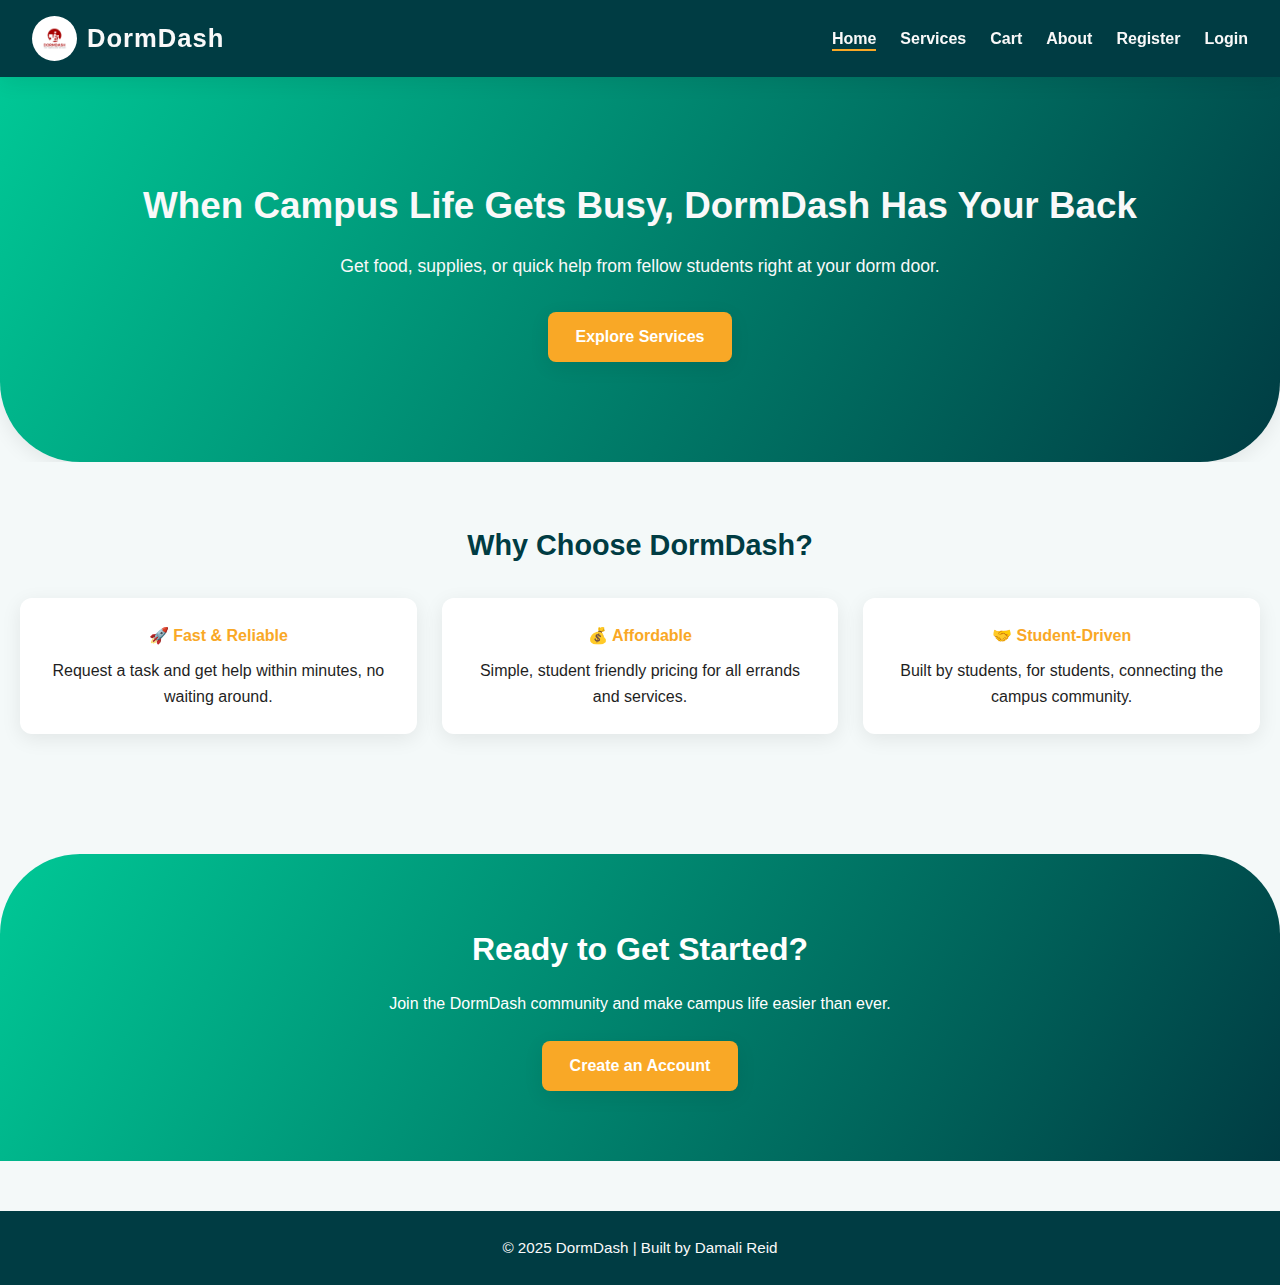
<file: index.html>
<!DOCTYPE html>
<html lang="en">
<head>
  <meta charset="UTF-8" />
  <meta name="viewport" content="width=device-width, initial-scale=1.0" />
  <title>DormDash | Campus Micro-Errands</title>
  <link rel="stylesheet" href="../style.css" />
</head>
<body>
  <header>
    <nav class="navbar">
  <a href="index.html" class="logo-area">
    <img src="Assets/logo.png" alt="DormDash Logo" class="logo-img">
    <h1>DormDash</h1>
  </a>

  <ul class="nav-links">
    <li><a href="index.html" class="active">Home</a></li>
    <li><a href="Codes/products.html">Services</a></li>
    <li><a href="Codes/cart.html">Cart</a></li>
    <li><a href="Codes/about.html">About</a></li>
    <li><a href="Codes/register.html">Register</a></li>
    <li><a href="Codes/login.html">Login</a></li>
  </ul>
</nav>
  </header>

  <main>
    <section class="hero">
      <h2>When Campus Life Gets Busy, DormDash Has Your Back</h2>
      <p>Get food, supplies, or quick help from fellow students right at your dorm door.</p>
      <a href="products.html" class="btn">Explore Services</a>
    </section>

    <section class="features">
      <h3>Why Choose DormDash?</h3>
      <div class="feature-grid">
        <div class="feature-card">
          <h4>🚀 Fast & Reliable</h4>
          <p>Request a task and get help within minutes, no waiting around.</p>
        </div>
        <div class="feature-card">
          <h4>💰 Affordable</h4>
          <p>Simple, student friendly pricing for all errands and services.</p>
        </div>
        <div class="feature-card">
          <h4>🤝 Student-Driven</h4>
          <p>Built by students, for students, connecting the campus community.</p>
        </div>
      </div>
    </section>

    <section class="cta">
      <h3>Ready to Get Started?</h3>
      <p>Join the DormDash community and make campus life easier than ever.</p>
      <a href="register.html" class="btn">Create an Account</a>
    </section>
  </main>

  <footer>
    <p>&copy; 2025 DormDash | Built by Damali Reid</p>
  </footer>

  <script src="../script.js"></script>
</body>
</html>
</file>
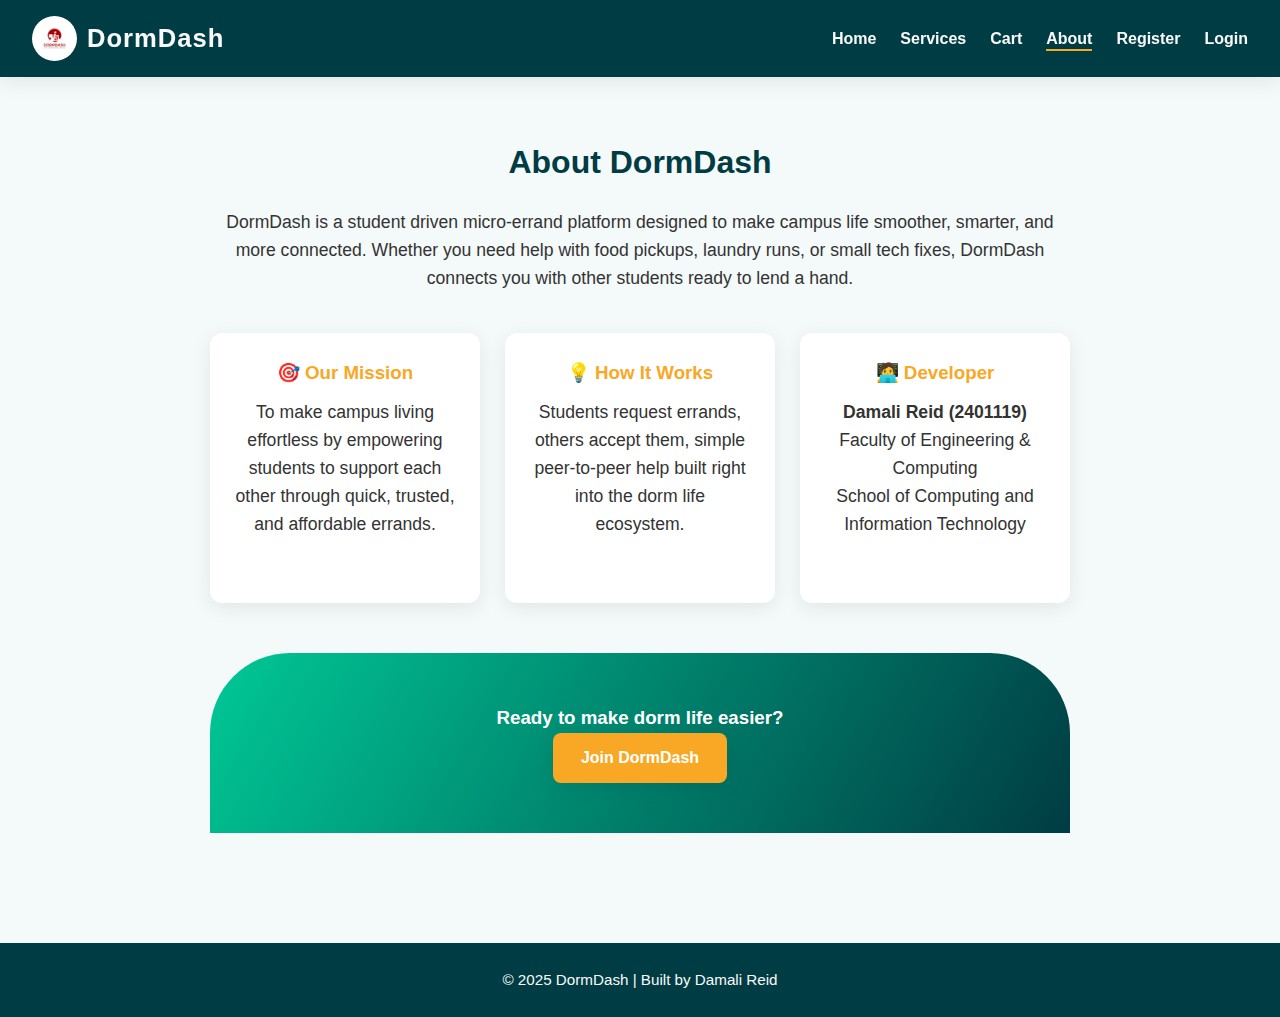
<file: Codes/about.html>
<!DOCTYPE html>
<html lang="en">
<head>
  <meta charset="UTF-8" />
  <meta name="viewport" content="width=device-width, initial-scale=1.0" />
  <title>About | DormDash</title>
  <link rel="stylesheet" href="../style.css" />
</head>
<body>
  <header>
    <nav class="navbar">
  <a href="../index.html" class="logo-area">
    <img src="../Assets/logo.png" alt="DormDash Logo" class="logo-img">
    <h1>DormDash</h1>
  </a>

  <ul class="nav-links">
    <li><a href="../index.html">Home</a></li>
    <li><a href="products.html">Services</a></li>
    <li><a href="cart.html">Cart</a></li>
    <li><a href="about.html">About</a></li>
    <li><a href="register.html">Register</a></li>
    <li><a href="login.html">Login</a></li>
  </ul>
</nav>

  </header>

  <main>
    <section class="about-section">
      <h2>About DormDash</h2>
      <p>
        DormDash is a student driven micro-errand platform designed to make campus life smoother, smarter, and more connected.
        Whether you need help with food pickups, laundry runs, or small tech fixes, DormDash connects you with other students
        ready to lend a hand.
      </p>

      <div class="about-cards">
        <div class="about-card">
          <h3>🎯 Our Mission</h3>
          <p>To make campus living effortless by empowering students to support each other through quick, trusted, and affordable errands.</p>
        </div>

        <div class="about-card">
          <h3>💡 How It Works</h3>
          <p>Students request errands, others accept them, simple peer-to-peer help built right into the dorm life ecosystem.</p>
        </div>

        <div class="about-card">
          <h3>🧑‍💻 Developer</h3>
          <p>
            <strong>Damali Reid (2401119)</strong><br>
            Faculty of Engineering & Computing<br>
            School of Computing and Information Technology
          </p>
        </div>
      </div>

      <div class="about-cta">
        <h3>Ready to make dorm life easier?</h3>
        <a href="register.html" class="btn">Join DormDash</a>
      </div>
    </section>
  </main>

  <footer>
    <p>&copy; 2025 DormDash | Built by Damali Reid</p>
  </footer>

  <script src="../script.js"></script>
</body>
</html>
</file>
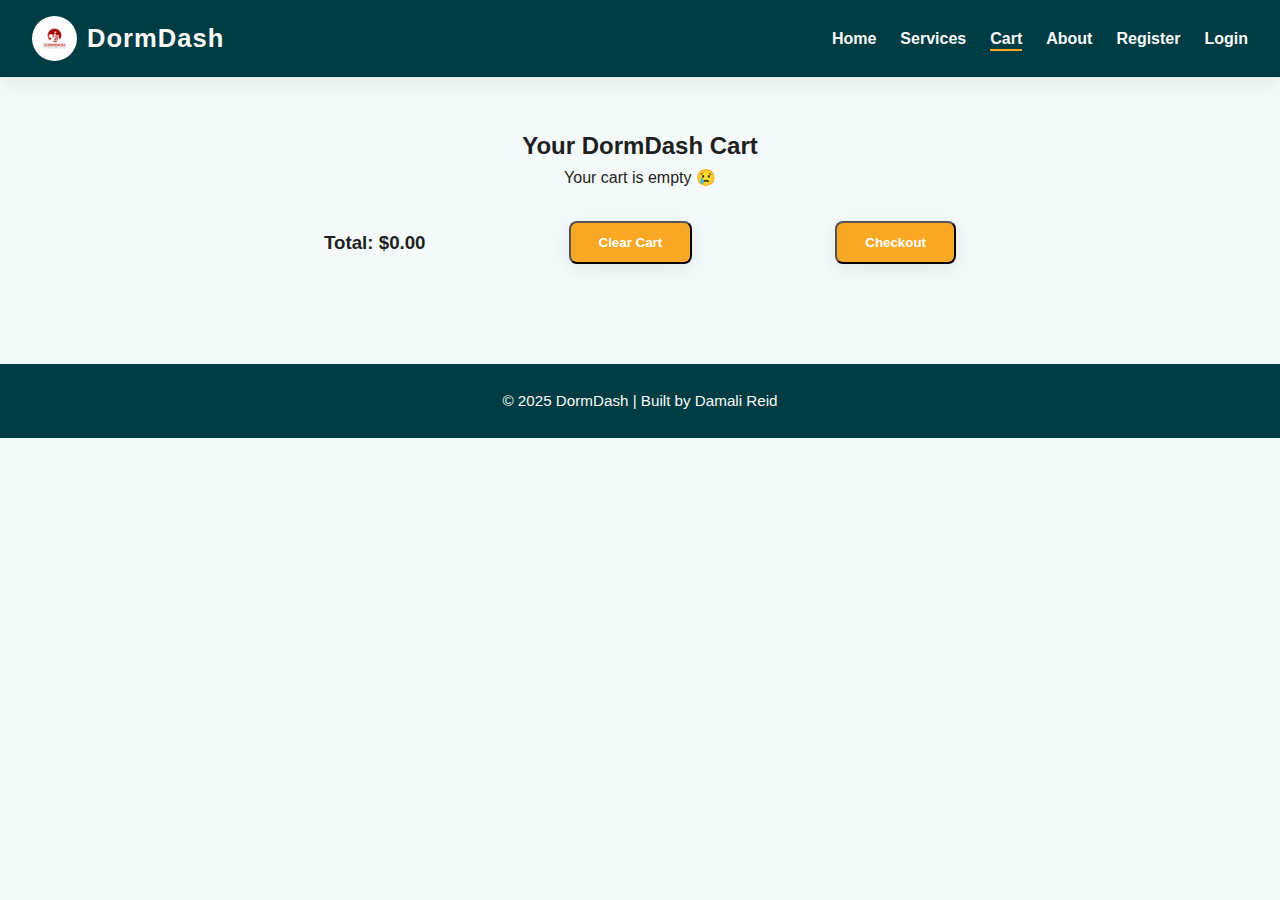
<file: Codes/cart.html>
<!DOCTYPE html>
<html lang="en">
<head>
  <meta charset="UTF-8" />
  <meta name="viewport" content="width=device-width, initial-scale=1.0" />
  <title>DormDash | Your Cart</title>
  <link rel="stylesheet" href="../style.css" />
</head>
<body>
  <header>
    <nav class="navbar">
  <a href="../index.html" class="logo-area">
    <img src="../Assets/logo.png" alt="DormDash Logo" class="logo-img">
    <h1>DormDash</h1>
  </a>

  <ul class="nav-links">
    <li><a href="../index.html">Home</a></li>
    <li><a href="products.html">Services</a></li>
    <li><a href="cart.html">Cart</a></li>
    <li><a href="about.html">About</a></li>
    <li><a href="register.html">Register</a></li>
    <li><a href="login.html">Login</a></li>
  </ul>
</nav>

  </header>

  <main>
    <section class="cart-container">
      <h2>Your DormDash Cart</h2>
      <div id="cartItems"></div>

      <div class="cart-summary">
        <h3>Total: $<span id="cartTotal">0.00</span></h3>
        <button class="btn" onclick="clearCart()">Clear Cart</button>
        <button class="btn" onclick="checkout()">Checkout</button>
      </div>
    </section>
  </main>

  <footer>
    <p>&copy; 2025 DormDash | Built by Damali Reid</p>
  </footer>

  <script src="../script.js"></script>
  <script>
    // Display the cart when page loads
    document.addEventListener("DOMContentLoaded", displayCart);

    function displayCart() {
      const cart = JSON.parse(localStorage.getItem("DormDashCart")) || [];
      const cartItemsDiv = document.getElementById("cartItems");
      const totalDiv = document.getElementById("cartTotal");

      if (cart.length === 0) {
        cartItemsDiv.innerHTML = "<p>Your cart is empty 😢</p>";
        totalDiv.textContent = "0.00";
        return;
      }

      let html = `
        <table class="cart-table">
          <thead>
            <tr>
              <th>Service</th>
              <th>Price</th>
              <th>Quantity</th>
              <th>Subtotal</th>
            </tr>
          </thead>
          <tbody>
      `;

      let total = 0;
      cart.forEach(item => {
        const subtotal = item.price * item.quantity;
        total += subtotal;
        html += `
          <tr>
            <td>${item.name}</td>
            <td>$${item.price.toFixed(2)}</td>
            <td>${item.quantity}</td>
            <td>$${subtotal.toFixed(2)}</td>
          </tr>
        `;
      });

      html += `</tbody></table>`;
      cartItemsDiv.innerHTML = html;
      totalDiv.textContent = total.toFixed(2);
    }

    function clearCart() {
      localStorage.removeItem("DormDashCart");
      displayCart();
      alert("Cart cleared 🧹");
    }

    function checkout() {
      const cart = JSON.parse(localStorage.getItem("DormDashCart")) || [];
      if (cart.length === 0) {
        alert("Your cart is empty!");
        return;
      }

      alert("✅ Checkout successful! Your errands are on the way.");
      localStorage.removeItem("DormDashCart");
      window.location.href = "index.html";
    }
  </script>
</body>
</html>
</file>
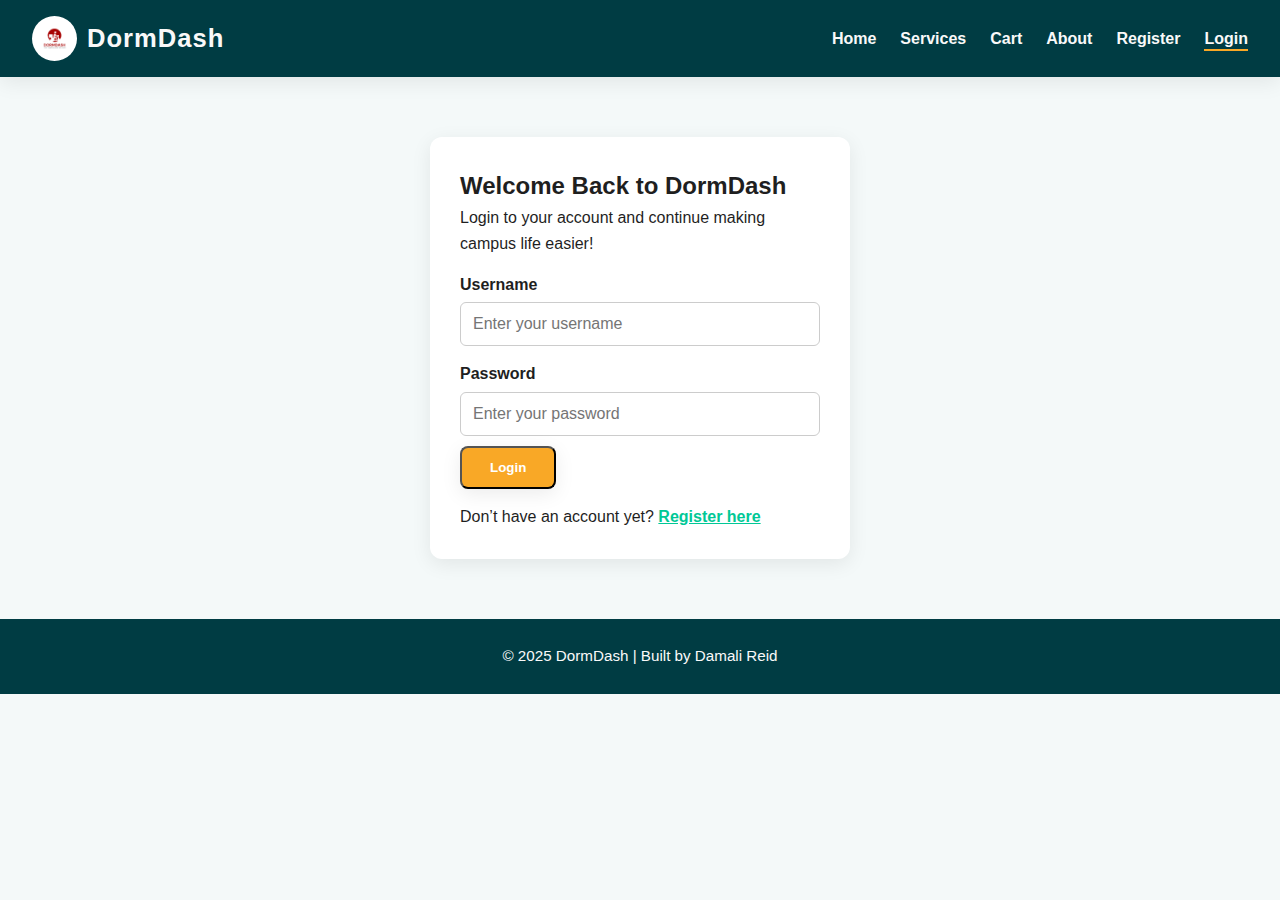
<file: Codes/login.html>
<!DOCTYPE html>
<html lang="en">
<head>
  <meta charset="UTF-8" />
  <meta name="viewport" content="width=device-width, initial-scale=1.0" />
  <title>DormDash | Login</title>
  <link rel="stylesheet" href="../style.css" />
</head>
<body>
  <header>
    <nav class="navbar">
  <a href="../index.html" class="logo-area">
    <img src="../Assets/logo.png" alt="DormDash Logo" class="logo-img">
    <h1>DormDash</h1>
  </a>

  <ul class="nav-links">
    <li><a href="../index.html">Home</a></li>
    <li><a href="products.html">Services</a></li>
    <li><a href="cart.html">Cart</a></li>
    <li><a href="about.html">About</a></li>
    <li><a href="register.html">Register</a></li>
    <li><a href="login.html">Login</a></li>
  </ul>
</nav>
  </header>

  <main>
    <div class="form-container">
      <h2>Welcome Back to DormDash</h2>
      <p>Login to your account and continue making campus life easier!</p>

      <form id="loginForm">
        <label for="loginUsername">Username</label>
        <input type="text" id="loginUsername" placeholder="Enter your username">

        <label for="loginPassword">Password</label>
        <input type="password" id="loginPassword" placeholder="Enter your password">

        <p id="loginError" class="error-msg"></p>

        <button type="submit" class="btn">Login</button>
      </form>

      <p style="margin-top: 15px;">Don’t have an account yet?
        <a href="register.html" style="color: var(--primary); font-weight: 600;">Register here</a>
      </p>
    </div>
  </main>

  <footer>
    <p>&copy; 2025 DormDash | Built by Damali Reid</p>
  </footer>

  <script src="../script.js"></script>
</body>
</html>
</file>
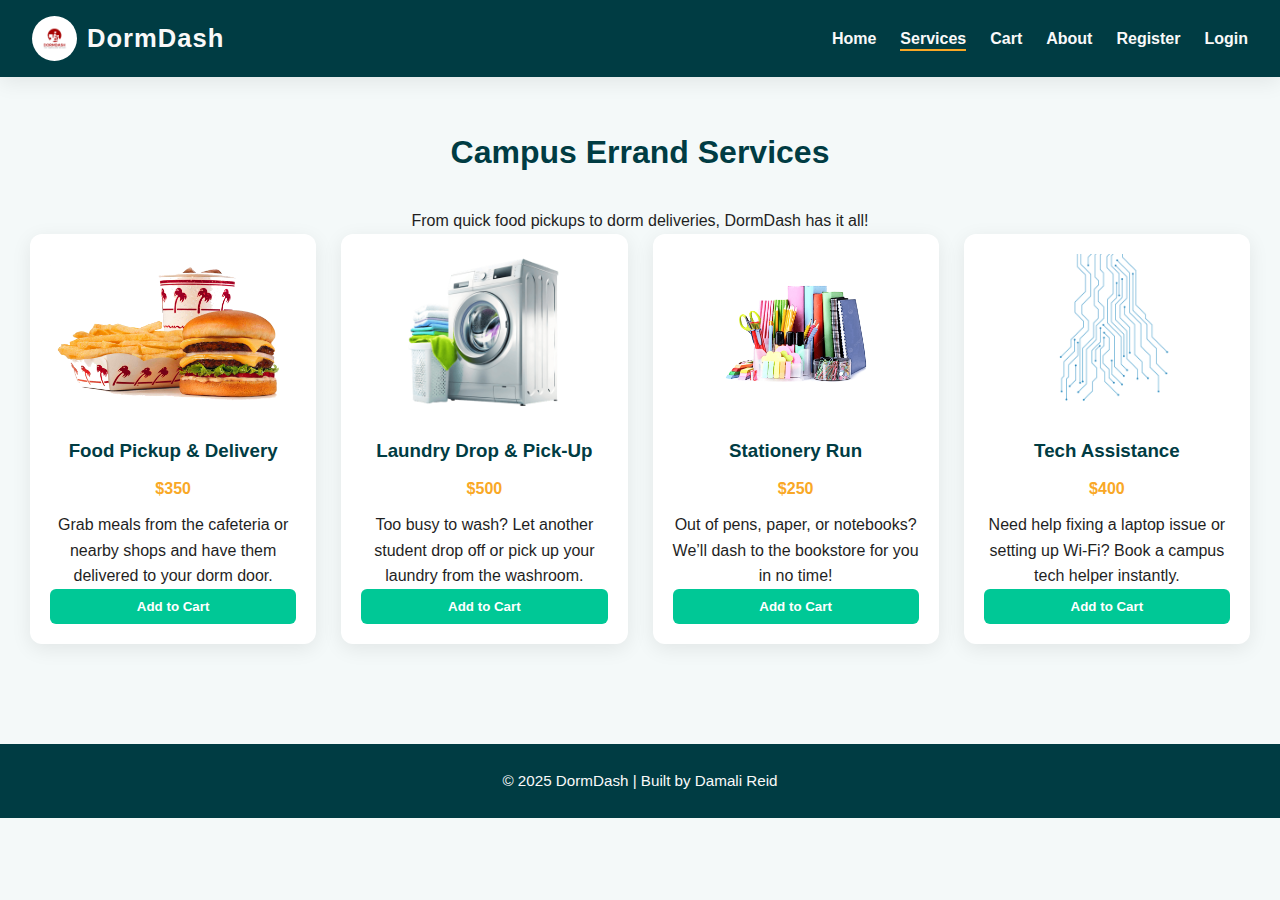
<file: Codes/products.html>
<!DOCTYPE html>
<html lang="en">
<head>
  <meta charset="UTF-8" />
  <meta name="viewport" content="width=device-width, initial-scale=1.0" />
  <title>DormDash | Services</title>
  <link rel="stylesheet" href="../style.css" />
</head>
<body>
  <header>
    <nav class="navbar">
  <a href="../index.html" class="logo-area">
    <img src="../Assets/logo.png" alt="DormDash Logo" class="logo-img">
    <h1>DormDash</h1>
  </a>

  <ul class="nav-links">
    <li><a href="../index.html">Home</a></li>
    <li><a href="products.html">Services</a></li>
    <li><a href="cart.html">Cart</a></li>
    <li><a href="about.html">About</a></li>
    <li><a href="register.html">Register</a></li>
    <li><a href="login.html">Login</a></li>
  </ul>
</nav>
  </header>

  <main>
    <section class="products-container">
      <h2>Campus Errand Services</h2>
      <p>From quick food pickups to dorm deliveries, DormDash has it all!</p>

      <div class="products-grid">
        <!-- Product 1 -->
        <div class="product-card">
          <img src="../Assets/food.png" alt="Food Delivery">
          <h3>Food Pickup & Delivery</h3>
          <p class="price">$350</p>
          <p>Grab meals from the cafeteria or nearby shops and have them delivered to your dorm door.</p>
          <button onclick="addToCart('Food Pickup & Delivery', 3.50)">Add to Cart</button>
        </div>

        <!-- Product 2 -->
        <div class="product-card">
          <img src="../Assets/laundry.png" alt="Laundry Help">
          <h3>Laundry Drop & Pick-Up</h3>
          <p class="price">$500</p>
          <p>Too busy to wash? Let another student drop off or pick up your laundry from the washroom.</p>
          <button onclick="addToCart('Laundry Drop & Pick-Up', 5.00)">Add to Cart</button>
        </div>

        <!-- Product 3 -->
        <div class="product-card">
          <img src="../Assets/supplies.png" alt="Stationery Run">
          <h3>Stationery Run</h3>
          <p class="price">$250</p>
          <p>Out of pens, paper, or notebooks? We’ll dash to the bookstore for you in no time!</p>
          <button onclick="addToCart('Stationery Run', 2.50)">Add to Cart</button>
        </div>

        <!-- Product 4 -->
        <div class="product-card">
          <img src="../Assets/tech.png" alt="Tech Assistance">
          <h3>Tech Assistance</h3>
          <p class="price">$400</p>
          <p>Need help fixing a laptop issue or setting up Wi-Fi? Book a campus tech helper instantly.</p>
          <button onclick="addToCart('Tech Assistance', 4.00)">Add to Cart</button>
        </div>
      </div>
    </section>
  </main>

  <footer>
    <p>&copy; 2025 DormDash | Built by Damali Reid</p>
  </footer>

  <script src="../script.js"></script>
</body>
</html>
</file>
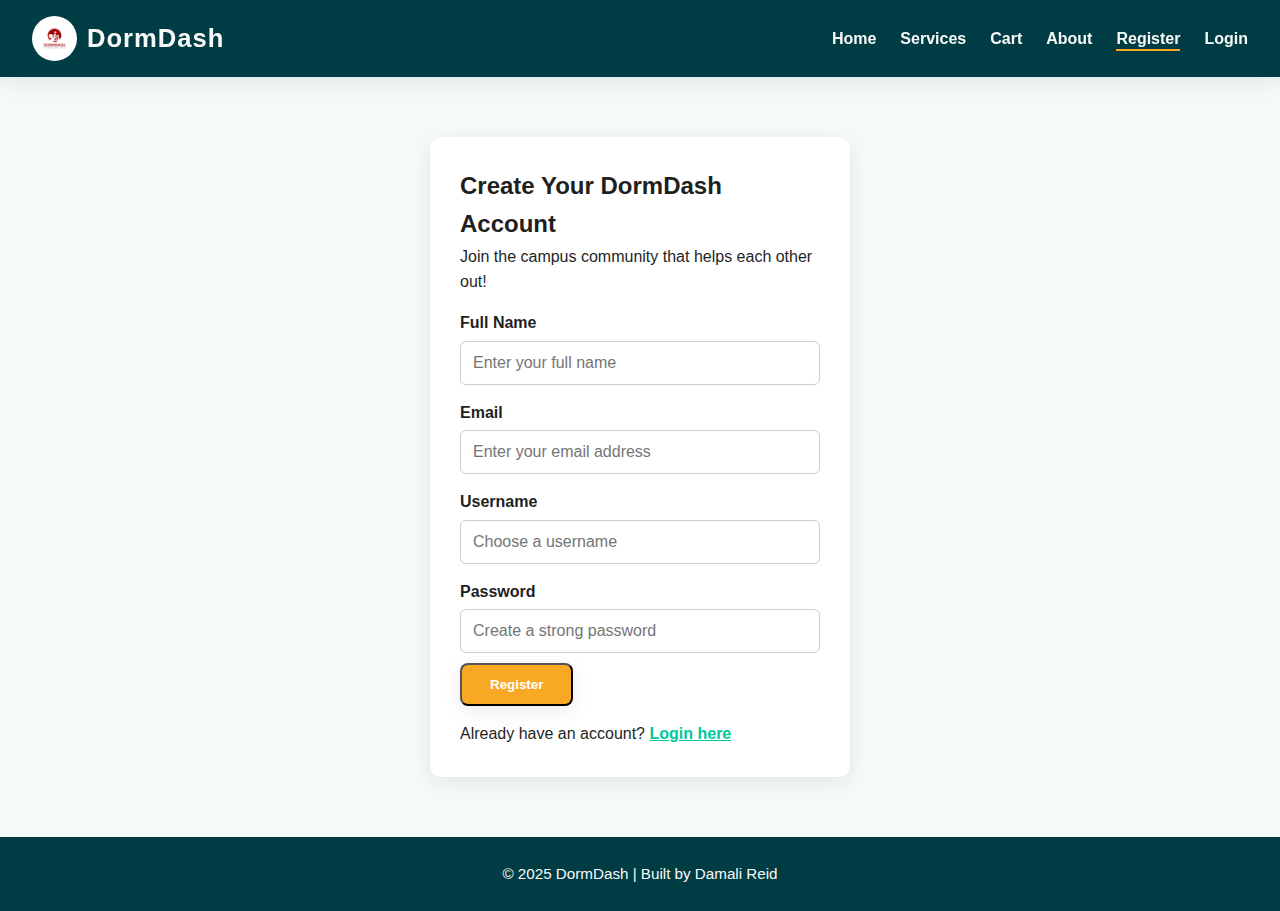
<file: Codes/register.html>
<!DOCTYPE html>
<html lang="en">
<head>
  <meta charset="UTF-8" />
  <meta name="viewport" content="width=device-width, initial-scale=1.0" />
  <title>DormDash | Register</title>
  <link rel="stylesheet" href="../style.css" />
</head>
<body>
  <header>
    <nav class="navbar">
  <a href="../index.html" class="logo-area">
    <img src="../Assets/logo.png" alt="DormDash Logo" class="logo-img">
    <h1>DormDash</h1>
  </a>

  <ul class="nav-links">
    <li><a href="../index.html">Home</a></li>
    <li><a href="products.html">Services</a></li>
    <li><a href="cart.html">Cart</a></li>
    <li><a href="about.html">About</a></li>
    <li><a href="register.html">Register</a></li>
    <li><a href="login.html">Login</a></li>
  </ul>
</nav>
  </header>

  <main>
    <div class="form-container">
      <h2>Create Your DormDash Account</h2>
      <p>Join the campus community that helps each other out!</p>

      <form id="registerForm">
        <label for="fullname">Full Name</label>
        <input type="text" id="fullname" placeholder="Enter your full name">

        <label for="email">Email</label>
        <input type="email" id="email" placeholder="Enter your email address">

        <label for="username">Username</label>
        <input type="text" id="username" placeholder="Choose a username">

        <label for="password">Password</label>
        <input type="password" id="password" placeholder="Create a strong password">

        <p id="regError" class="error-msg"></p>

        <button type="submit" class="btn">Register</button>
      </form>

      <p style="margin-top: 15px;">Already have an account? 
        <a href="login.html" style="color: var(--primary); font-weight: 600;">Login here</a>
      </p>
    </div>
  </main>

  <footer>
    <p>&copy; 2025 DormDash | Built by Damali Reid</p>
  </footer>

  <script src="../script.js"></script>
</body>
</html>
</file>
<file: style.css>
/* =========================================
   Author: Damali Reid 
   Project: Web Programming IA#2
   ========================================= */

/* ======= GLOBAL THEME ======= */
:root {
  --primary: #00c896;
  --secondary: #003c43;
  --accent: #f9a826;
  --neutral: #f4f9f9;
  --text-dark: #1f1f1f;
  --text-light: #f9f9f9;
  --radius: 12px;
  --shadow: 0 5px 20px rgba(0, 0, 0, 0.08);
  --transition: all 0.3s ease;
  --font-main: 'Poppins', 'Segoe UI', sans-serif;
}

* {
  margin: 0;
  padding: 0;
  box-sizing: border-box;
  font-family: var(--font-main);
}

body {
  background-color: var(--neutral);
  color: var(--text-dark);
  line-height: 1.6;
  scroll-behavior: smooth;
}

/* ======= NAVBAR ======= */
.navbar {
  display: flex;
  justify-content: space-between;
  align-items: center;
  background-color: var(--secondary);
  color: var(--text-light);
  padding: 1rem 2rem;
  box-shadow: var(--shadow);
  position: sticky;
  top: 0;
  z-index: 100;
}

.logo-area {
  display: flex;
  align-items: center;
  gap: 10px;
  text-decoration: none;
  color: var(--text-light);
}

.logo-img {
  width: 45px;
  height: 45px;
  border-radius: 50%;
  object-fit: cover;
}

.navbar h1 {
  font-size: 1.6rem;
  letter-spacing: 1px;
}

.navbar ul {
  display: flex;
  list-style: none;
  gap: 1.5rem;
}

.navbar a {
  color: var(--text-light);
  text-decoration: none;
  font-weight: 600;
  position: relative;
}

.navbar a::after {
  content: "";
  position: absolute;
  width: 0%;
  height: 2px;
  left: 0;
  bottom: -4px;
  background-color: var(--accent);
  transition: var(--transition);
}

.navbar a:hover::after,
.navbar a.active::after {
  width: 100%;
}

/* ======= HERO SECTION ======= */
.hero {
  background: linear-gradient(120deg, var(--primary), var(--secondary));
  color: var(--text-light);
  text-align: center;
  padding: 100px 20px;
  border-bottom-left-radius: 80px;
  border-bottom-right-radius: 80px;
  box-shadow: var(--shadow);
  animation: fadeIn 1.2s ease;
}

.hero h2 {
  font-size: 2.3rem;
  margin-bottom: 1rem;
}

.hero p {
  font-size: 1.1rem;
  max-width: 600px;
  margin: 0 auto 2rem;
}

.btn {
  display: inline-block;
  background: var(--accent);
  color: white;
  padding: 12px 28px;
  border-radius: 8px;
  text-decoration: none;
  font-weight: 600;
  box-shadow: var(--shadow);
  transition: var(--transition);
}

.btn:hover {
  background: #ffb84a;
  transform: translateY(-3px);
}

/* ======= FEATURES SECTION ======= */
.features {
  padding: 60px 20px;
  text-align: center;
  background-color: var(--neutral);
}

.features h3 {
  color: var(--secondary);
  font-size: 1.8rem;
  margin-bottom: 30px;
}

.feature-grid {
  display: grid;
  grid-template-columns: repeat(auto-fit, minmax(250px, 1fr));
  gap: 25px;
}

.feature-card {
  background: #fff;
  padding: 25px;
  border-radius: var(--radius);
  box-shadow: var(--shadow);
  transition: var(--transition);
}

.feature-card:hover {
  transform: translateY(-8px);
  box-shadow: 0 10px 25px rgba(0, 0, 0, 0.12);
}

.feature-card h4 {
  color: var(--accent);
  margin-bottom: 10px;
}

/* ======= CTA SECTION ======= */
.cta {
  text-align: center;
  padding: 70px 20px;
  background: linear-gradient(120deg, var(--primary), var(--secondary));
  color: white;
  border-radius: 80px 80px 0 0;
  margin-top: 60px;
}

.cta h3 {
  font-size: 2rem;
  margin-bottom: 15px;
}

.cta p {
  margin-bottom: 25px;
}

/* ======= PRODUCTS GRID ======= */
.products-container {
  padding: 50px 30px;
  text-align: center;
  background: var(--neutral);
}

.products-container h2 {
  font-size: 2rem;
  margin-bottom: 30px;
  color: var(--secondary);
}

.products-grid {
  display: grid;
  grid-template-columns: repeat(auto-fit, minmax(250px, 1fr));
  gap: 25px;
}

.product-card {
  background-color: #fff;
  padding: 20px;
  border-radius: var(--radius);
  box-shadow: var(--shadow);
  transition: var(--transition);
}

.product-card:hover {
  transform: translateY(-8px);
  box-shadow: 0 10px 25px rgba(0, 0, 0, 0.12);
}

.product-card img {
  width: 100%;
  height: 160px;
  object-fit: contain;
  border-radius: var(--radius);
  margin-bottom: 15px;
}

.product-card h3 {
  margin-bottom: 10px;
  color: var(--secondary);
}

.price {
  color: var(--accent);
  font-weight: 700;
  margin: 10px 0;
}

.product-card button {
  background: var(--primary);
  color: white;
  border: none;
  padding: 10px;
  border-radius: 6px;
  width: 100%;
  font-weight: 600;
  transition: var(--transition);
}

.product-card button:hover {
  background: var(--secondary);
  transform: translateY(-2px);
}

/* ======= FORMS ======= */
.form-container {
  max-width: 420px;
  margin: 60px auto;
  background-color: white;
  padding: 30px;
  border-radius: var(--radius);
  box-shadow: var(--shadow);
  animation: fadeIn 1s ease;
}

form label {
  display: block;
  font-weight: 600;
  margin-top: 15px;
}

form input {
  width: 100%;
  padding: 12px;
  margin-top: 5px;
  border: 1px solid #ccc;
  border-radius: 6px;
  font-size: 1rem;
  transition: border-color 0.2s ease;
}

form input:focus {
  border-color: var(--primary);
  outline: none;
  box-shadow: 0 0 0 2px rgba(0, 200, 150, 0.2);
}

.error-msg {
  color: red;
  margin: 10px 0;
  font-size: 0.9rem;
}

/* ======= FOOTER ======= */
footer {
  text-align: center;
  padding: 25px;
  background-color: var(--secondary);
  color: var(--text-light);
  margin-top: 50px;
  font-size: 0.95rem;
}

/* ======= ANIMATIONS ======= */
@keyframes fadeIn {
  from { opacity: 0; transform: translateY(20px); }
  to { opacity: 1; transform: translateY(0); }
}

/* ======= RESPONSIVE DESIGN ======= */
@media (max-width: 700px) {
  .navbar ul {
    gap: 10px;
    flex-wrap: wrap;
    justify-content: center;
  }

  .hero h2 {
    font-size: 1.8rem;
  }

  .form-container {
    margin: 40px 15px;
    padding: 20px;
  }

  .cta {
    border-radius: 60px 60px 0 0;
  }
}
/* === CART PAGE === */
.cart-container {
  padding: 50px 20px;
  max-width: 800px;
  margin: auto;
  text-align: center;
}

.cart-table {
  width: 100%;
  border-collapse: collapse;
  margin-top: 25px;
}

.cart-table th, .cart-table td {
  border: 1px solid #ddd;
  padding: 12px;
}

.cart-table th {
  background-color: var(--primary);
  color: white;
}

.cart-table td {
  background-color: #fff;
}

.cart-summary {
  margin-top: 30px;
  display: flex;
  justify-content: space-around;
  align-items: center;
  flex-wrap: wrap;
  gap: 15px;
}

/* === ABOUT PAGE === */
.about-section {
  padding: 60px 20px;
  max-width: 900px;
  margin: auto;
  text-align: center;
}

.about-section h2 {
  font-size: 2rem;
  color: var(--secondary);
  margin-bottom: 20px;
}

.about-section p {
  font-size: 1.1rem;
  margin-bottom: 40px;
  color: #333;
}

.about-cards {
  display: grid;
  grid-template-columns: repeat(auto-fit, minmax(260px, 1fr));
  gap: 25px;
  margin-bottom: 50px;
}

.about-card {
  background: #fff;
  padding: 25px;
  border-radius: var(--radius);
  box-shadow: var(--shadow);
  transition: var(--transition);
}

.about-card:hover {
  transform: translateY(-6px);
}

.about-card h3 {
  color: var(--accent);
  margin-bottom: 10px;
}

.about-cta {
  text-align: center;
  padding: 50px 20px;
  background: linear-gradient(120deg, var(--primary), var(--secondary));
  color: white;
  border-radius: 80px 80px 0 0;
}
</file>
